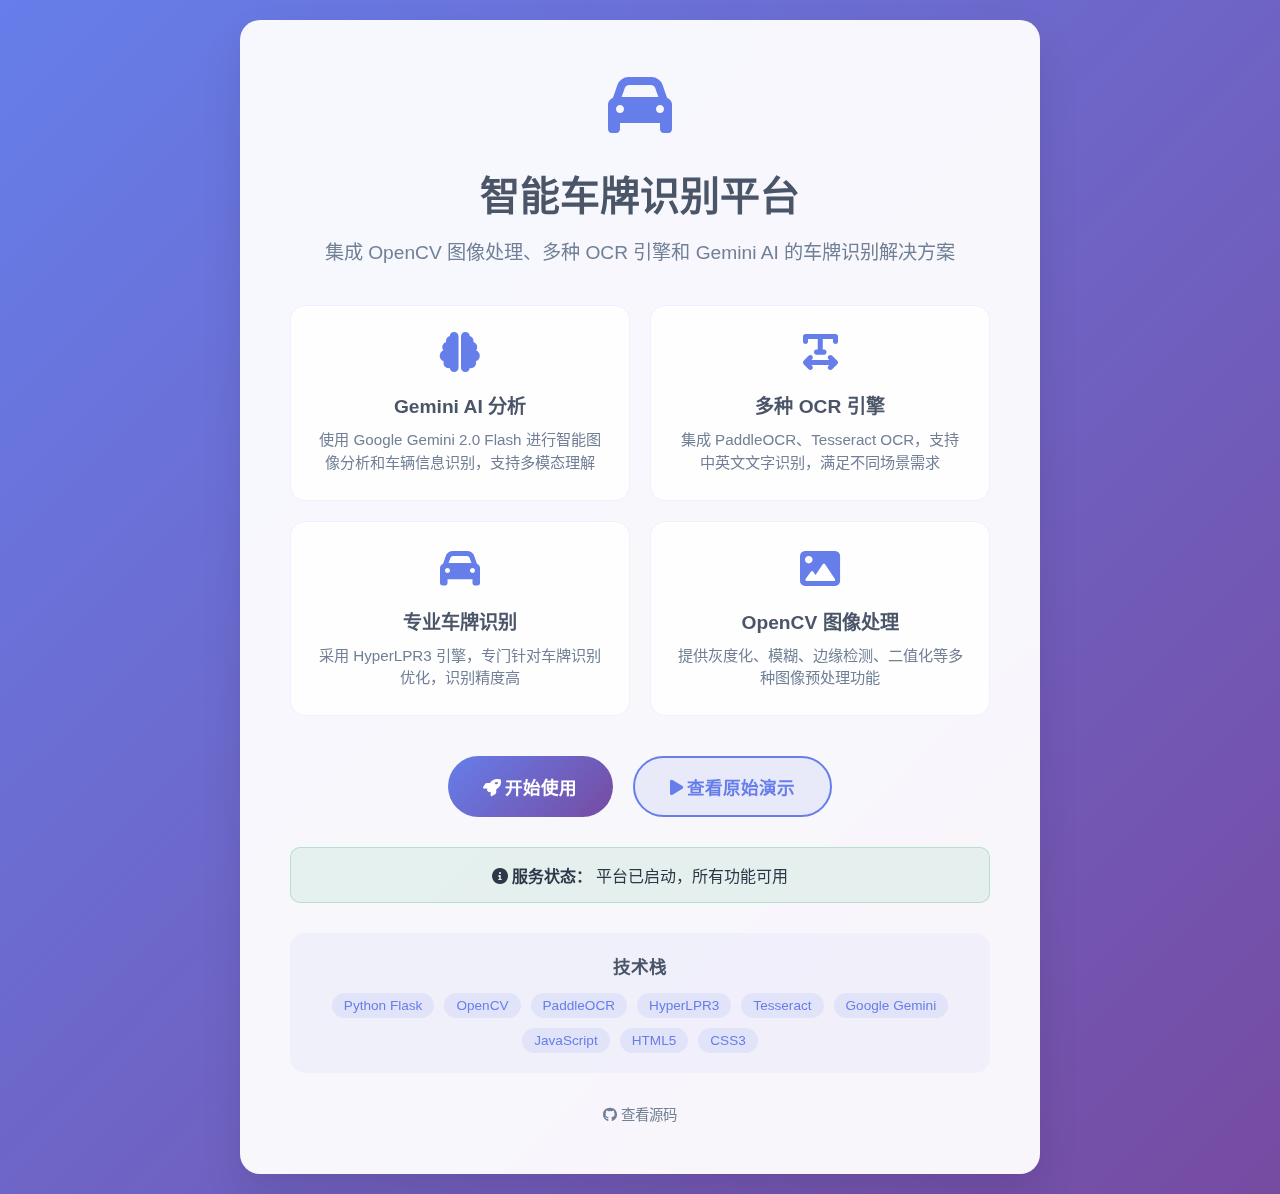
<file: web/home.html>
<!doctype html>
<html lang="zh-CN">

<head>
  <meta charset="UTF-8" />
  <meta name="viewport" content="width=device-width, initial-scale=1.0" />
  <title>智能车牌识别与图像处理平台</title>
  <link rel="stylesheet" href="https://cdnjs.cloudflare.com/ajax/libs/font-awesome/6.0.0/css/all.min.css">
  <style>
    * {
      margin: 0;
      padding: 0;
      box-sizing: border-box;
    }
    
    body {
      background: linear-gradient(135deg, #667eea 0%, #764ba2 100%);
      min-height: 100vh;
      display: flex;
      align-items: center;
      justify-content: center;
      font-family: 'Segoe UI', Tahoma, Geneva, Verdana, sans-serif;
      color: #333;
    }
    
    .landing-container {
      text-align: center;
      background: rgba(255, 255, 255, 0.95);
      border-radius: 20px;
      padding: 50px;
      box-shadow: 0 20px 40px rgba(0, 0, 0, 0.1);
      backdrop-filter: blur(10px);
      max-width: 800px;
      margin: 20px;
    }
    
    .logo {
      font-size: 4em;
      color: #667eea;
      margin-bottom: 20px;
    }
    
    .title {
      font-size: 2.5em;
      color: #4a5568;
      margin-bottom: 15px;
      font-weight: 700;
    }
    
    .subtitle {
      font-size: 1.2em;
      color: #718096;
      margin-bottom: 40px;
    }
    
    .features {
      display: grid;
      grid-template-columns: repeat(auto-fit, minmax(250px, 1fr));
      gap: 20px;
      margin-bottom: 40px;
    }
    
    .feature-card {
      background: rgba(255, 255, 255, 0.8);
      border-radius: 15px;
      padding: 25px;
      transition: transform 0.3s ease, box-shadow 0.3s ease;
      border: 1px solid rgba(102, 126, 234, 0.1);
    }
    
    .feature-card:hover {
      transform: translateY(-5px);
      box-shadow: 0 10px 25px rgba(0, 0, 0, 0.15);
    }
    
    .feature-icon {
      font-size: 2.5em;
      color: #667eea;
      margin-bottom: 15px;
    }
    
    .feature-title {
      font-size: 1.2em;
      font-weight: 600;
      color: #4a5568;
      margin-bottom: 10px;
    }
    
    .feature-desc {
      color: #718096;
      font-size: 0.95em;
      line-height: 1.5;
    }
    
    .buttons {
      display: flex;
      gap: 20px;
      justify-content: center;
      flex-wrap: wrap;
      margin-bottom: 30px;
    }
    
    .start-btn {
      background: linear-gradient(135deg, #667eea, #764ba2);
      color: white;
      border: none;
      padding: 18px 35px;
      font-size: 1.1em;
      font-weight: 600;
      border-radius: 50px;
      cursor: pointer;
      transition: all 0.3s ease;
      text-decoration: none;
      display: inline-block;
    }
    
    .start-btn:hover {
      transform: translateY(-3px);
      box-shadow: 0 10px 25px rgba(102, 126, 234, 0.3);
    }
    
    .demo-btn {
      background: rgba(102, 126, 234, 0.1);
      color: #667eea;
      border: 2px solid #667eea;
      padding: 16px 35px;
      font-size: 1.1em;
      font-weight: 600;
      border-radius: 50px;
      cursor: pointer;
      transition: all 0.3s ease;
      text-decoration: none;
      display: inline-block;
    }
    
    .demo-btn:hover {
      background: #667eea;
      color: white;
      transform: translateY(-3px);
      box-shadow: 0 10px 25px rgba(102, 126, 234, 0.3);
    }
    
    .github-link {
      color: #718096;
      text-decoration: none;
      font-size: 0.9em;
      transition: color 0.3s ease;
    }
    
    .github-link:hover {
      color: #667eea;
    }
    
    .status-info {
      background: rgba(72, 187, 120, 0.1);
      border: 1px solid rgba(72, 187, 120, 0.3);
      border-radius: 10px;
      padding: 15px;
      margin-top: 30px;
      color: #2d3748;
    }
    
    .tech-stack {
      margin-top: 30px;
      padding: 20px;
      background: rgba(102, 126, 234, 0.05);
      border-radius: 15px;
    }
    
    .tech-title {
      font-size: 1.1em;
      font-weight: 600;
      color: #4a5568;
      margin-bottom: 15px;
    }
    
    .tech-tags {
      display: flex;
      flex-wrap: wrap;
      gap: 10px;
      justify-content: center;
    }
    
    .tech-tag {
      background: rgba(102, 126, 234, 0.1);
      color: #667eea;
      padding: 5px 12px;
      border-radius: 20px;
      font-size: 0.85em;
      font-weight: 500;
    }
  </style>
</head>

<body>
  <div class="landing-container">
    <div class="logo">
      <i class="fas fa-car"></i>
    </div>
    
    <h1 class="title">智能车牌识别平台</h1>
    <p class="subtitle">集成 OpenCV 图像处理、多种 OCR 引擎和 Gemini AI 的车牌识别解决方案</p>
    
    <div class="features">
      <div class="feature-card">
        <div class="feature-icon">
          <i class="fas fa-brain"></i>
        </div>
        <div class="feature-title">Gemini AI 分析</div>
        <div class="feature-desc">使用 Google Gemini 2.0 Flash 进行智能图像分析和车辆信息识别，支持多模态理解</div>
      </div>
      
      <div class="feature-card">
        <div class="feature-icon">
          <i class="fas fa-text-width"></i>
        </div>
        <div class="feature-title">多种 OCR 引擎</div>
        <div class="feature-desc">集成 PaddleOCR、Tesseract OCR，支持中英文文字识别，满足不同场景需求</div>
      </div>
      
      <div class="feature-card">
        <div class="feature-icon">
          <i class="fas fa-car"></i>
        </div>
        <div class="feature-title">专业车牌识别</div>
        <div class="feature-desc">采用 HyperLPR3 引擎，专门针对车牌识别优化，识别精度高</div>
      </div>
      
      <div class="feature-card">
        <div class="feature-icon">
          <i class="fas fa-image"></i>
        </div>
        <div class="feature-title">OpenCV 图像处理</div>
        <div class="feature-desc">提供灰度化、模糊、边缘检测、二值化等多种图像预处理功能</div>
      </div>
    </div>
    
    <div class="buttons">
      <a href="/ocr" class="start-btn">
        <i class="fas fa-rocket"></i> 开始使用
      </a>
      
      <a href="/" class="demo-btn">
        <i class="fas fa-play"></i> 查看原始演示
      </a>
    </div>
    
    <div class="status-info">
      <i class="fas fa-info-circle"></i> 
      <strong>服务状态：</strong> 平台已启动，所有功能可用
    </div>
    
    <div class="tech-stack">
      <div class="tech-title">技术栈</div>
      <div class="tech-tags">
        <span class="tech-tag">Python Flask</span>
        <span class="tech-tag">OpenCV</span>
        <span class="tech-tag">PaddleOCR</span>
        <span class="tech-tag">HyperLPR3</span>
        <span class="tech-tag">Tesseract</span>
        <span class="tech-tag">Google Gemini</span>
        <span class="tech-tag">JavaScript</span>
        <span class="tech-tag">HTML5</span>
        <span class="tech-tag">CSS3</span>
      </div>
    </div>
    
    <div style="margin-top: 30px;">
      <a href="https://github.com/dandelionshade/lplaterecognition" class="github-link">
        <i class="fab fa-github"></i> 查看源码
      </a>
    </div>
  </div>
</body>

</html>
</file>
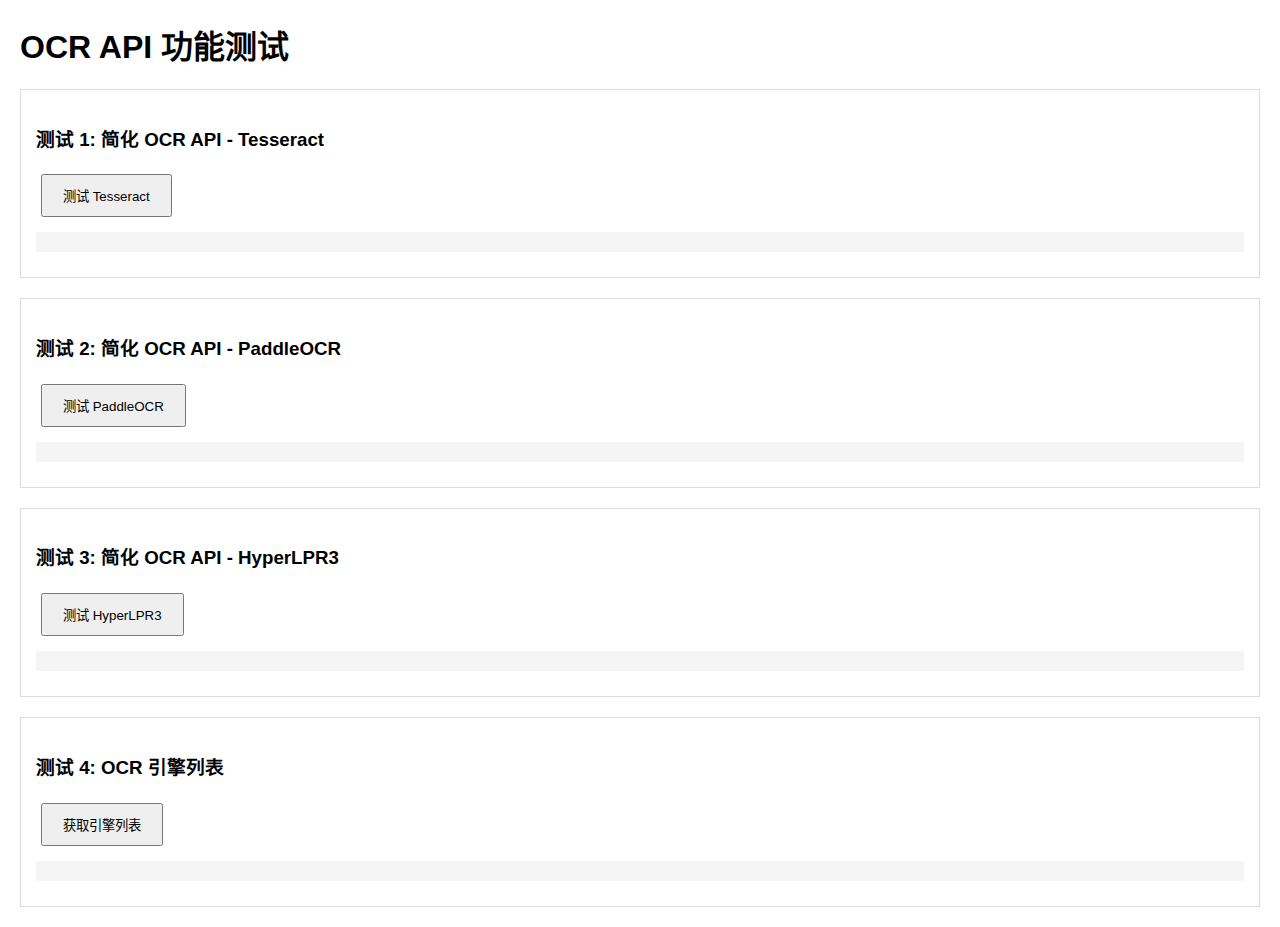
<file: web/test-ocr.html>
<!DOCTYPE html>
<html lang="zh-CN">
<head>
    <meta charset="UTF-8">
    <meta name="viewport" content="width=device-width, initial-scale=1.0">
    <title>OCR API 测试</title>
    <style>
        body { font-family: Arial, sans-serif; margin: 20px; }
        .test-section { margin: 20px 0; padding: 15px; border: 1px solid #ddd; }
        .result { margin: 10px 0; padding: 10px; background: #f5f5f5; }
        .success { background: #d4edda; border: 1px solid #c3e6cb; }
        .error { background: #f8d7da; border: 1px solid #f5c6cb; }
        button { padding: 10px 20px; margin: 5px; }
    </style>
</head>
<body>
    <h1>OCR API 功能测试</h1>
    
    <div class="test-section">
        <h3>测试 1: 简化 OCR API - Tesseract</h3>
        <button onclick="testOCRSimple('tesseract')">测试 Tesseract</button>
        <div id="result1" class="result"></div>
    </div>
    
    <div class="test-section">
        <h3>测试 2: 简化 OCR API - PaddleOCR</h3>
        <button onclick="testOCRSimple('paddleocr')">测试 PaddleOCR</button>
        <div id="result2" class="result"></div>
    </div>
    
    <div class="test-section">
        <h3>测试 3: 简化 OCR API - HyperLPR3</h3>
        <button onclick="testOCRSimple('hyperlpr3')">测试 HyperLPR3</button>
        <div id="result3" class="result"></div>
    </div>
    
    <div class="test-section">
        <h3>测试 4: OCR 引擎列表</h3>
        <button onclick="testOCREngines()">获取引擎列表</button>
        <div id="result4" class="result"></div>
    </div>

    <script>
        // 创建一个简单的测试图像（1x1像素的白色PNG）
        const testImage = "iVBORw0KGgoAAAANSUhEUgAAAAEAAAABCAYAAAAfFcSJAAAADUlEQVR42mNk+M9QDwADhgGAWjR9awAAAABJRU5ErkJggg==";
        
        async function testOCRSimple(engine) {
            const resultDiv = document.getElementById(`result${getTestNumber(engine)}`);
            resultDiv.innerHTML = "测试中...";
            resultDiv.className = "result";
            
            try {
                const response = await fetch('/api/ocr-simple', {
                    method: 'POST',
                    headers: {
                        'Content-Type': 'application/json'
                    },
                    body: JSON.stringify({
                        image: testImage,
                        engine: engine
                    })
                });
                
                const data = await response.json();
                
                if (response.ok) {
                    resultDiv.innerHTML = `
                        <strong>成功:</strong><br>
                        引擎: ${data.engine}<br>
                        可用: ${data.engine_available}<br>
                        识别文本: "${data.text}"<br>
                        响应: ${JSON.stringify(data, null, 2)}
                    `;
                    resultDiv.className = "result success";
                } else {
                    resultDiv.innerHTML = `<strong>错误:</strong> ${JSON.stringify(data, null, 2)}`;
                    resultDiv.className = "result error";
                }
            } catch (error) {
                resultDiv.innerHTML = `<strong>网络错误:</strong> ${error.message}`;
                resultDiv.className = "result error";
            }
        }
        
        async function testOCREngines() {
            const resultDiv = document.getElementById('result4');
            resultDiv.innerHTML = "获取中...";
            resultDiv.className = "result";
            
            try {
                const response = await fetch('/api/ocr-engines');
                const data = await response.json();
                
                if (response.ok) {
                    resultDiv.innerHTML = `
                        <strong>可用引擎:</strong><br>
                        ${JSON.stringify(data, null, 2)}
                    `;
                    resultDiv.className = "result success";
                } else {
                    resultDiv.innerHTML = `<strong>错误:</strong> ${JSON.stringify(data, null, 2)}`;
                    resultDiv.className = "result error";
                }
            } catch (error) {
                resultDiv.innerHTML = `<strong>网络错误:</strong> ${error.message}`;
                resultDiv.className = "result error";
            }
        }
        
        function getTestNumber(engine) {
            switch(engine) {
                case 'tesseract': return '1';
                case 'paddleocr': return '2'; 
                case 'hyperlpr3': return '3';
                default: return '1';
            }
        }
    </script>
</body>
</html>
</file>
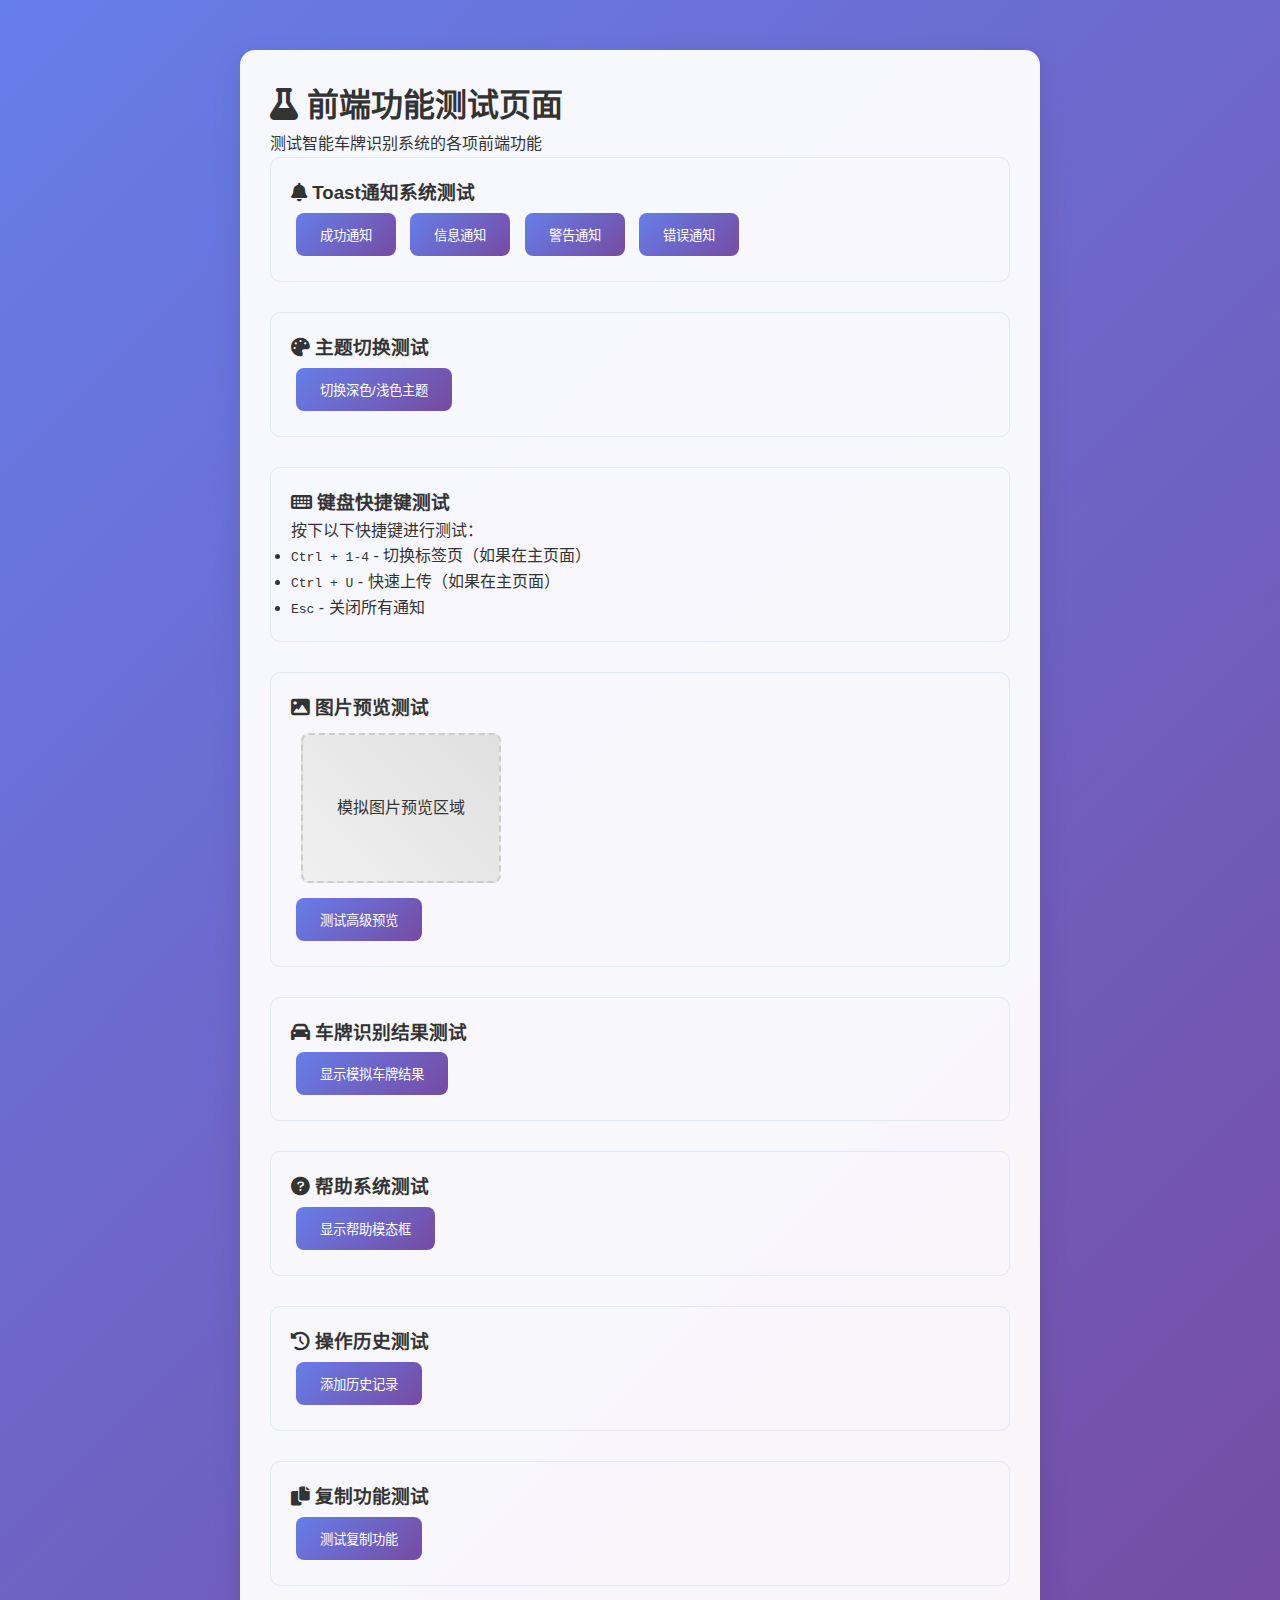
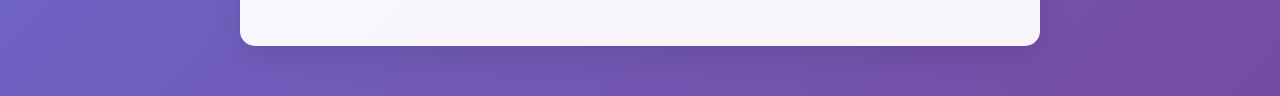
<file: web/test.html>
<!DOCTYPE html>
<html lang="zh-CN">
<head>
    <meta charset="UTF-8">
    <meta name="viewport" content="width=device-width, initial-scale=1.0">
    <title>功能测试页面</title>
    <link rel="stylesheet" href="ocr-style.css">
    <link rel="stylesheet" href="https://cdnjs.cloudflare.com/ajax/libs/font-awesome/6.0.0/css/all.min.css">
    <style>
        .test-container {
            max-width: 800px;
            margin: 50px auto;
            padding: 30px;
            background: rgba(255, 255, 255, 0.95);
            border-radius: 15px;
            box-shadow: 0 10px 30px rgba(0, 0, 0, 0.1);
        }
        
        .test-section {
            margin-bottom: 30px;
            padding: 20px;
            border: 1px solid #e2e8f0;
            border-radius: 10px;
        }
        
        .test-btn {
            background: linear-gradient(135deg, #667eea, #764ba2);
            color: white;
            border: none;
            padding: 12px 24px;
            border-radius: 8px;
            cursor: pointer;
            margin: 5px;
            transition: all 0.3s ease;
        }
        
        .test-btn:hover {
            transform: translateY(-2px);
            box-shadow: 0 8px 25px rgba(102, 126, 234, 0.3);
        }
        
        .demo-image {
            width: 200px;
            height: 150px;
            background: linear-gradient(45deg, #f0f0f0, #e0e0e0);
            border: 2px dashed #ccc;
            display: flex;
            align-items: center;
            justify-content: center;
            margin: 10px;
            border-radius: 8px;
        }
    </style>
</head>
<body>
    <div class="test-container">
        <h1><i class="fas fa-flask"></i> 前端功能测试页面</h1>
        <p>测试智能车牌识别系统的各项前端功能</p>
        
        <div class="test-section">
            <h3><i class="fas fa-bell"></i> Toast通知系统测试</h3>
            <button class="test-btn" onclick="testToast('success')">成功通知</button>
            <button class="test-btn" onclick="testToast('info')">信息通知</button>
            <button class="test-btn" onclick="testToast('warning')">警告通知</button>
            <button class="test-btn" onclick="testToast('error')">错误通知</button>
        </div>
        
        <div class="test-section">
            <h3><i class="fas fa-palette"></i> 主题切换测试</h3>
            <button class="test-btn" onclick="testTheme()">切换深色/浅色主题</button>
        </div>
        
        <div class="test-section">
            <h3><i class="fas fa-keyboard"></i> 键盘快捷键测试</h3>
            <p>按下以下快捷键进行测试：</p>
            <ul>
                <li><kbd>Ctrl + 1-4</kbd> - 切换标签页（如果在主页面）</li>
                <li><kbd>Ctrl + U</kbd> - 快速上传（如果在主页面）</li>
                <li><kbd>Esc</kbd> - 关闭所有通知</li>
            </ul>
        </div>
        
        <div class="test-section">
            <h3><i class="fas fa-image"></i> 图片预览测试</h3>
            <div class="demo-image">
                <span>模拟图片预览区域</span>
            </div>
            <button class="test-btn" onclick="testImagePreview()">测试高级预览</button>
        </div>
        
        <div class="test-section">
            <h3><i class="fas fa-car"></i> 车牌识别结果测试</h3>
            <button class="test-btn" onclick="testPlateResults()">显示模拟车牌结果</button>
        </div>
        
        <div class="test-section">
            <h3><i class="fas fa-question-circle"></i> 帮助系统测试</h3>
            <button class="test-btn" onclick="testHelpSystem()">显示帮助模态框</button>
        </div>
        
        <div class="test-section">
            <h3><i class="fas fa-history"></i> 操作历史测试</h3>
            <button class="test-btn" onclick="testHistory()">添加历史记录</button>
        </div>
        
        <div class="test-section">
            <h3><i class="fas fa-copy"></i> 复制功能测试</h3>
            <button class="test-btn" onclick="testCopy()">测试复制功能</button>
        </div>
    </div>
    
    <script type="module">
        // 导入主要功能
        import { showToast } from './ocr-main.js';
        
        // 全局测试函数
        window.testToast = function(type) {
            const messages = {
                success: '操作成功完成！',
                info: '这是一条信息提示',
                warning: '请注意检查相关设置',
                error: '操作失败，请重试'
            };
            
            showToast(messages[type], type, {
                actions: type === 'error' ? [
                    { label: '重试', onClick: () => console.log('重试操作') },
                    { label: '取消', onClick: () => console.log('取消操作') }
                ] : []
            });
        };
        
        window.testTheme = function() {
            document.body.classList.toggle('dark-theme');
            const isDark = document.body.classList.contains('dark-theme');
            showToast(`已切换到${isDark ? '深色' : '浅色'}主题`, 'info');
        };
        
        window.testImagePreview = function() {
            // 创建一个模拟的base64图片（1x1像素的透明PNG）
            const demoBase64 = 'iVBORw0KGgoAAAANSUhEUgAAAAEAAAABCAYAAAAfFcSJAAAADUlEQVR42mNk+M9QDwADhgGAWjR9awAAAABJRU5ErkJggg==';
            const container = document.querySelector('.demo-image');
            
            // 使用高级预览功能
            if (window.createAdvancedImagePreview) {
                window.createAdvancedImagePreview(container, demoBase64, '测试图片');
            } else {
                container.innerHTML = '<img src="data:image/png;base64,' + demoBase64 + '" alt="测试图片" style="max-width: 100%;">';
            }
            
            showToast('高级图片预览功能已激活', 'success');
        };
        
        window.testPlateResults = function() {
            // 模拟车牌识别结果
            const mockPlates = [
                {
                    plate_no: '京A12345',
                    confidence: 0.95,
                    box: [100, 50, 200, 100]
                },
                {
                    plate_no: '沪B67890',
                    confidence: 0.87,
                    box: [150, 80, 250, 130]
                }
            ];
            
            // 创建结果显示容器
            const resultContainer = document.createElement('div');
            resultContainer.style.cssText = `
                margin-top: 20px;
                padding: 20px;
                background: #f8f9fa;
                border-radius: 10px;
                border: 1px solid #e9ecef;
            `;
            
            document.querySelector('.test-section:nth-last-child(4)').appendChild(resultContainer);
            
            if (window.displayPlateResults) {
                window.displayPlateResults(mockPlates, resultContainer);
            } else {
                resultContainer.innerHTML = '<p>车牌识别结果显示功能未加载</p>';
            }
            
            showToast('已显示模拟车牌识别结果', 'success');
        };
        
        window.testHelpSystem = function() {
            if (window.showHelpModal) {
                window.showHelpModal();
            } else {
                showToast('帮助系统功能未加载', 'warning');
            }
        };
        
        window.testHistory = function() {
            if (window.addToHistory) {
                window.addToHistory('test', {
                    operation: '功能测试',
                    timestamp: new Date().toLocaleString()
                });
                showToast('已添加测试历史记录', 'info');
            } else {
                showToast('历史记录功能未加载', 'warning');
            }
        };
        
        window.testCopy = function() {
            const testText = '天津仁爱学院智能车牌识别系统测试文本';
            if (window.copyText) {
                window.copyText(testText, event.target);
            } else {
                navigator.clipboard.writeText(testText).then(() => {
                    showToast('测试文本已复制到剪贴板', 'success');
                }).catch(() => {
                    showToast('复制功能测试失败', 'error');
                });
            }
        };
        
        // 页面加载完成后的初始化
        document.addEventListener('DOMContentLoaded', () => {
            showToast('功能测试页面加载完成！点击各个按钮测试相应功能', 'info', {
                duration: 5000
            });
            
            // 测试键盘事件监听
            document.addEventListener('keydown', (e) => {
                if (e.key === 'Escape') {
                    showToast('ESC键测试成功 - 这个通知会被关闭', 'info');
                }
            });
        });
    </script>
</body>
</html>
</file>
<file: web/ocr-style.css>
/* 全局样式 */
* {
  margin: 0;
  padding: 0;
  box-sizing: border-box;
}

body {
  font-family: 'Segoe UI', Tahoma, Geneva, Verdana, sans-serif;
  background: linear-gradient(135deg, #667eea 0%, #764ba2 100%);
  min-height: 100vh;
  color: #333;
  line-height: 1.6;
}

.container {
  max-width: 1200px;
  margin: 0 auto;
  padding: 20px;
}

/* 头部样式 */
header {
  text-align: center;
  margin-bottom: 30px;
  background: rgba(255, 255, 255, 0.95);
  padding: 30px;
  border-radius: 15px;
  box-shadow: 0 10px 30px rgba(0, 0, 0, 0.1);
  backdrop-filter: blur(10px);
}

header h1 {
  color: #4a5568;
  font-size: 2.5em;
  margin-bottom: 10px;
  font-weight: 700;
}

header h1 i {
  color: #667eea;
  margin-right: 15px;
}

.subtitle {
  color: #718096;
  font-size: 1.1em;
  font-weight: 400;
}

/* 标签导航 */
.tab-nav {
  display: flex;
  background: rgba(255, 255, 255, 0.9);
  border-radius: 12px;
  padding: 8px;
  margin-bottom: 20px;
  box-shadow: 0 4px 15px rgba(0, 0, 0, 0.1);
  overflow-x: auto;
}

.tab-btn {
  flex: 1;
  padding: 15px 20px;
  border: none;
  background: transparent;
  color: #4a5568;
  font-size: 1em;
  font-weight: 600;
  border-radius: 8px;
  cursor: pointer;
  transition: all 0.3s ease;
  white-space: nowrap;
  min-width: 140px;
}

.tab-btn:hover {
  background: rgba(102, 126, 234, 0.1);
  color: #667eea;
}

.tab-btn.active {
  background: linear-gradient(135deg, #667eea, #764ba2);
  color: white;
  box-shadow: 0 4px 15px rgba(102, 126, 234, 0.3);
}

.tab-btn i {
  margin-right: 8px;
}

/* 标签内容 */
.tab-content {
  display: none;
}

.tab-content.active {
  display: block;
}

/* 面板样式 */
.panel {
  background: rgba(255, 255, 255, 0.95);
  border-radius: 15px;
  padding: 30px;
  box-shadow: 0 10px 30px rgba(0, 0, 0, 0.1);
  backdrop-filter: blur(10px);
}

.panel h3 {
  color: #4a5568;
  font-size: 1.5em;
  margin-bottom: 25px;
  padding-bottom: 15px;
  border-bottom: 2px solid #e2e8f0;
}

.panel h3 i {
  color: #667eea;
  margin-right: 10px;
}

/* 图像输入区域 */
.image-input-section {
  margin-bottom: 30px;
}

.image-picker {
  display: flex;
  gap: 15px;
  margin-bottom: 20px;
  flex-wrap: wrap;
}

.image-choice {
  position: relative;
  border-radius: 12px;
  overflow: hidden;
  cursor: pointer;
  transition: all 0.3s ease;
  flex: 1;
  min-width: 150px;
}

.image-choice:hover {
  transform: translateY(-5px);
  box-shadow: 0 8px 25px rgba(0, 0, 0, 0.15);
}

.image-choice input {
  position: absolute;
  opacity: 0;
  pointer-events: none;
}

.image-choice img {
  width: 100%;
  height: 120px;
  object-fit: cover;
  border-radius: 12px;
}

.image-choice:has(:checked)::after {
  content: '✓';
  position: absolute;
  top: 10px;
  right: 10px;
  background: #667eea;
  color: white;
  width: 25px;
  height: 25px;
  border-radius: 50%;
  display: flex;
  align-items: center;
  justify-content: center;
  font-weight: bold;
  font-size: 14px;
}

.image-choice:has(:checked) {
  box-shadow: 0 0 0 3px #667eea;
}

/* 上传按钮 */
.upload-section {
  text-align: center;
  margin: 20px 0;
}

.upload-btn {
  display: inline-block;
  padding: 15px 30px;
  background: linear-gradient(135deg, #667eea, #764ba2);
  color: white;
  border-radius: 10px;
  cursor: pointer;
  font-size: 1em;
  font-weight: 600;
  transition: all 0.3s ease;
  border: none;
}

.upload-btn:hover {
  transform: translateY(-2px);
  box-shadow: 0 8px 25px rgba(102, 126, 234, 0.3);
}

.upload-btn i {
  margin-right: 10px;
}

/* 图像预览 */
.image-preview {
  margin-top: 20px;
  text-align: center;
}

.image-preview img {
  max-width: 100%;
  max-height: 300px;
  border-radius: 10px;
  box-shadow: 0 4px 15px rgba(0, 0, 0, 0.1);
}

.image-container {
  display: grid;
  grid-template-columns: 1fr 1fr;
  gap: 20px;
  margin-top: 20px;
}

.image-box {
  text-align: center;
}

.image-box h5 {
  color: #4a5568;
  margin-bottom: 10px;
  font-size: 1.1em;
}

/* 提示输入区域 */
.prompt-section {
  margin-bottom: 30px;
}

.prompt-section label {
  display: block;
  color: #4a5568;
  font-weight: 600;
  margin-bottom: 10px;
}

.prompt-section input {
  width: 100%;
  padding: 15px;
  border: 2px solid #e2e8f0;
  border-radius: 10px;
  font-size: 1em;
  margin-bottom: 15px;
  transition: border-color 0.3s ease;
}

.prompt-section input:focus {
  outline: none;
  border-color: #667eea;
  box-shadow: 0 0 0 3px rgba(102, 126, 234, 0.1);
}

/* 引擎选择 */
.engine-selection {
  margin-bottom: 30px;
}

.engine-selection label {
  display: block;
  color: #4a5568;
  font-weight: 600;
  margin-bottom: 15px;
}

.engine-options {
  display: flex;
  gap: 20px;
  margin-bottom: 20px;
  flex-wrap: wrap;
}

.engine-option {
  display: flex;
  align-items: center;
  padding: 12px 20px;
  background: #f7fafc;
  border: 2px solid #e2e8f0;
  border-radius: 10px;
  cursor: pointer;
  transition: all 0.3s ease;
}

.engine-option:hover {
  border-color: #667eea;
  background: rgba(102, 126, 234, 0.05);
}

.engine-option input {
  margin-right: 10px;
}

.engine-option input:checked + span {
  color: #667eea;
  font-weight: 600;
}

/* 操作按钮 */
.action-btn {
  padding: 15px 30px;
  background: linear-gradient(135deg, #48bb78, #38a169);
  color: white;
  border: none;
  border-radius: 10px;
  font-size: 1em;
  font-weight: 600;
  cursor: pointer;
  transition: all 0.3s ease;
}

.action-btn:hover:not(:disabled) {
  transform: translateY(-2px);
  box-shadow: 0 8px 25px rgba(72, 187, 120, 0.3);
}

.action-btn:disabled {
  background: #a0aec0;
  cursor: not-allowed;
  transform: none;
  box-shadow: none;
}

.action-btn i {
  margin-right: 10px;
}

.action-section {
  text-align: center;
  margin-bottom: 30px;
}

/* 图像处理操作 */
.processing-options {
  margin-bottom: 30px;
}

.processing-options label {
  display: block;
  color: #4a5568;
  font-weight: 600;
  margin-bottom: 15px;
}

.operation-grid {
  display: grid;
  grid-template-columns: repeat(auto-fit, minmax(150px, 1fr));
  gap: 15px;
  margin-bottom: 20px;
}

.operation-btn {
  padding: 15px;
  background: #f7fafc;
  border: 2px solid #e2e8f0;
  border-radius: 10px;
  cursor: pointer;
  transition: all 0.3s ease;
  font-size: 0.9em;
  font-weight: 600;
  color: #4a5568;
}

.operation-btn:hover {
  border-color: #667eea;
  background: rgba(102, 126, 234, 0.05);
  color: #667eea;
  transform: translateY(-2px);
}

.operation-btn.active {
  background: linear-gradient(135deg, #667eea, #764ba2);
  color: white;
  border-color: #667eea;
}

.operation-btn i {
  display: block;
  font-size: 1.5em;
  margin-bottom: 8px;
}

/* 结果区域 */
.result-section {
  margin-top: 30px;
}

.result-section h4 {
  color: #4a5568;
  font-size: 1.2em;
  margin-bottom: 15px;
}

.result-box {
  background: #f7fafc;
  border: 2px solid #e2e8f0;
  border-radius: 10px;
  padding: 20px;
  min-height: 100px;
  max-height: 400px;
  overflow-y: auto;
  color: #4a5568;
  line-height: 1.6;
}

.result-box.loading {
  text-align: center;
  color: #667eea;
}

.result-box.error {
  border-color: #fc8181;
  background: #fed7d7;
  color: #e53e3e;
}

.result-box.success {
  border-color: #68d391;
  background: #c6f6d5;
  color: #276749;
}

/* 状态面板 */
.status-panel {
  position: fixed;
  top: 20px;
  right: 20px;
  background: rgba(255, 255, 255, 0.95);
  border-radius: 10px;
  padding: 15px;
  min-width: 200px;
  box-shadow: 0 4px 15px rgba(0, 0, 0, 0.1);
  backdrop-filter: blur(10px);
  z-index: 1000;
}

.status-panel h4 {
  color: #4a5568;
  font-size: 1em;
  margin-bottom: 10px;
}

.status-panel h4 i {
  color: #667eea;
  margin-right: 8px;
}

.engine-status {
  display: flex;
  align-items: center;
  margin-bottom: 8px;
  font-size: 0.9em;
}

.engine-status i {
  margin-right: 8px;
  width: 12px;
}

.status-available {
  color: #48bb78;
}

.status-unavailable {
  color: #e53e3e;
}

/* 底部 */
footer {
  text-align: center;
  margin-top: 40px;
  padding: 20px;
  color: rgba(255, 255, 255, 0.8);
  font-size: 0.9em;
}

/* 响应式设计 */
@media (max-width: 768px) {
  .container {
    padding: 10px;
  }
  
  header h1 {
    font-size: 2em;
  }
  
  .tab-nav {
    flex-direction: column;
  }
  
  .tab-btn {
    margin-bottom: 8px;
  }
  
  .image-picker {
    flex-direction: column;
  }
  
  .image-container {
    grid-template-columns: 1fr;
  }
  
  .operation-grid {
    grid-template-columns: repeat(2, 1fr);
  }
  
  .status-panel {
    position: relative;
    top: auto;
    right: auto;
    margin-top: 20px;
  }
  
  .engine-options {
    flex-direction: column;
  }
}

@media (max-width: 480px) {
  header {
    padding: 20px;
  }
  
  header h1 {
    font-size: 1.8em;
  }
  
  .subtitle {
    font-size: 1em;
  }
  
  .plate-result-item {
    padding: 15px;
  }
  
  .ocr-text-item {
    padding: 12px;
  }
  
  .result-stats {
    grid-template-columns: 1fr;
  }
}

/* 新增交互功能样式 */

/* 欢迎动画样式 */
.welcome-animation {
  backdrop-filter: blur(10px);
}

/* 深色主题样式 */
body.dark-theme {
  background: linear-gradient(135deg, #2d3748 0%, #4a5568 100%);
  color: #e2e8f0;
}

body.dark-theme .container {
  background: rgba(45, 55, 72, 0.95);
}

body.dark-theme header {
  background: rgba(26, 32, 44, 0.95);
  color: #e2e8f0;
}

body.dark-theme header h1 {
  color: #e2e8f0;
}

body.dark-theme .tab-container {
  background: rgba(26, 32, 44, 0.95);
}

body.dark-theme .tab-btn {
  background: rgba(45, 55, 72, 0.8);
  color: #cbd5e0;
}

body.dark-theme .tab-btn.active {
  background: linear-gradient(135deg, #667eea, #764ba2);
  color: white;
}

body.dark-theme .tab-content {
  background: rgba(26, 32, 44, 0.95);
}

body.dark-theme .upload-section {
  background: rgba(45, 55, 72, 0.8);
  border-color: rgba(102, 126, 234, 0.3);
}

body.dark-theme .result-box {
  background: rgba(45, 55, 72, 0.8);
  color: #e2e8f0;
}

/* 拖拽上传样式增强 */
.drag-over {
  border-color: #667eea !important;
  background: rgba(102, 126, 234, 0.1) !important;
  transform: scale(1.02);
  box-shadow: 0 8px 25px rgba(102, 126, 234, 0.3);
}

.upload-section {
  transition: all 0.3s cubic-bezier(0.4, 0, 0.2, 1);
  position: relative;
  overflow: hidden;
}

.upload-section::before {
  content: '';
  position: absolute;
  top: -50%;
  left: -50%;
  width: 200%;
  height: 200%;
  background: linear-gradient(45deg, transparent, rgba(102, 126, 234, 0.1), transparent);
  transition: transform 0.6s ease;
  transform: translateX(-100%) translateY(-100%) rotate(45deg);
  pointer-events: none;
}

.upload-section.drag-over::before {
  transform: translateX(0) translateY(0) rotate(45deg);
}

/* 加载和进度动画 */
@keyframes enhanced-spin {
  0% { transform: rotate(0deg); }
  100% { transform: rotate(360deg); }
}

@keyframes pulse-glow {
  0%, 100% { 
    box-shadow: 0 0 5px rgba(102, 126, 234, 0.5);
    transform: scale(1);
  }
  50% { 
    box-shadow: 0 0 20px rgba(102, 126, 234, 0.8);
    transform: scale(1.05);
  }
}

@keyframes gradient-shift {
  0% { background-position: 0% 50%; }
  50% { background-position: 100% 50%; }
  100% { background-position: 0% 50%; }
}

.loading-spinner {
  display: inline-block;
  width: 20px;
  height: 20px;
  border: 3px solid #e2e8f0;
  border-radius: 50%;
  border-top-color: #667eea;
  animation: enhanced-spin 1s ease-in-out infinite;
  margin-right: 10px;
}

.loading-spinner.large {
  width: 40px;
  height: 40px;
  border-width: 4px;
}

/* Toast通知样式 */
.toast {
  font-family: 'Inter', 'Segoe UI', sans-serif;
}

.toast-success {
  background: linear-gradient(135deg, #48bb78, #38a169);
}

.toast-info {
  background: linear-gradient(135deg, #667eea, #764ba2);
}

.toast-warning {
  background: linear-gradient(135deg, #ed8936, #dd6b20);
}

.toast-error {
  background: linear-gradient(135deg, #e53e3e, #c53030);
}

/* 高级预览样式 */
.advanced-preview img {
  transition: all 0.3s cubic-bezier(0.4, 0, 0.2, 1);
}

.advanced-preview:hover img {
  transform: scale(1.02);
}

.preview-controls button:hover {
  background: rgba(255, 255, 255, 0.3) !important;
  transform: translateY(-1px);
}

/* 车牌结果样式增强 */
.plate-result-item {
  background: linear-gradient(135deg, #f8faff 0%, #e6f3ff 100%);
  border: 1px solid rgba(102, 126, 234, 0.2);
  transition: all 0.3s ease;
}

.plate-result-item:hover {
  transform: translateY(-5px);
  box-shadow: 0 8px 25px rgba(102, 126, 234, 0.2);
}

.confidence-display.high {
  color: #48bb78;
}

.confidence-display.medium {
  color: #ed8936;
}

.confidence-display.low {
  color: #e53e3e;
}

/* OCR结果样式增强 */
.ocr-text-item {
  transition: all 0.3s cubic-bezier(0.4, 0, 0.2, 1);
  border: 1px solid rgba(102, 126, 234, 0.1);
}

.ocr-text-item:hover {
  transform: translateY(-3px);
  box-shadow: 0 8px 20px rgba(102, 126, 234, 0.15);
  border-color: rgba(102, 126, 234, 0.3);
}

.ocr-confidence.high {
  background: rgba(72, 187, 120, 0.1);
  color: #48bb78;
  border: 1px solid rgba(72, 187, 120, 0.3);
}

.ocr-confidence.medium {
  background: rgba(237, 137, 54, 0.1);
  color: #ed8936;
  border: 1px solid rgba(237, 137, 54, 0.3);
}

.ocr-confidence.low {
  background: rgba(229, 62, 62, 0.1);
  color: #e53e3e;
  border: 1px solid rgba(229, 62, 62, 0.3);
}

/* 引擎状态样式 */
.engine-status {
  transition: all 0.3s ease;
  border: 1px solid transparent;
}

.engine-status:hover {
  background: rgba(102, 126, 234, 0.1) !important;
  border-color: rgba(102, 126, 234, 0.3);
  transform: translateX(5px);
}

.status-available {
  color: #48bb78;
  animation: pulse-glow 2s infinite;
}

.status-unavailable {
  color: #e53e3e;
}

/* 按钮增强样式 */
.action-btn, .operation-btn {
  transition: all 0.3s cubic-bezier(0.4, 0, 0.2, 1);
  position: relative;
  overflow: hidden;
}

.action-btn::before, .operation-btn::before {
  content: '';
  position: absolute;
  top: 50%;
  left: 50%;
  width: 0;
  height: 0;
  background: rgba(255, 255, 255, 0.2);
  border-radius: 50%;
  transform: translate(-50%, -50%);
  transition: width 0.3s ease, height 0.3s ease;
}

.action-btn:hover::before, .operation-btn:hover::before {
  width: 200%;
  height: 200%;
}

.action-btn:hover, .operation-btn:hover {
  transform: translateY(-2px);
  box-shadow: 0 8px 25px rgba(0, 0, 0, 0.2);
}

.action-btn:active, .operation-btn:active {
  transform: translateY(0);
  box-shadow: 0 4px 15px rgba(0, 0, 0, 0.2);
}

/* 3D效果增强 */
.tab-btn {
  transition: all 0.3s cubic-bezier(0.4, 0, 0.2, 1);
  transform-style: preserve-3d;
}

.tab-btn:hover {
  transform: translateY(-3px) rotateX(5deg);
  box-shadow: 0 10px 20px rgba(0, 0, 0, 0.1);
}

.tab-btn.active {
  transform: translateY(-2px);
  box-shadow: 0 8px 15px rgba(102, 126, 234, 0.3);
}

/* 流体动画 */
.upload-section, .result-box, .tab-content {
  background-size: 400% 400%;
  animation: gradient-shift 8s ease infinite;
}

/* 改进的滚动条 */
::-webkit-scrollbar {
  width: 8px;
  height: 8px;
}

::-webkit-scrollbar-track {
  background: rgba(0, 0, 0, 0.1);
  border-radius: 4px;
}

::-webkit-scrollbar-thumb {
  background: linear-gradient(135deg, #667eea, #764ba2);
  border-radius: 4px;
  transition: background 0.3s ease;
}

::-webkit-scrollbar-thumb:hover {
  background: linear-gradient(135deg, #5a67d8, #6b46c1);
}

/* 响应式增强 */
@media (max-width: 768px) {
  .container {
    padding: 10px;
  }
  
  header h1 {
    font-size: 2em;
  }
  
  .tab-container {
    padding: 15px;
  }
  
  .tab-buttons {
    flex-direction: column;
    gap: 10px;
  }
  
  .tab-btn {
    width: 100%;
    padding: 15px;
  }
  
  .advanced-preview {
    margin: 10px 0;
  }
  
  .toast {
    max-width: calc(100vw - 40px);
    min-width: calc(100vw - 40px);
  }
  
  .help-content {
    padding: 15px;
  }
  
  .shortcuts-grid {
    grid-template-columns: 1fr;
  }
}

@media (max-width: 480px) {
  header {
    padding: 20px;
  }
  
  header h1 {
    font-size: 1.8em;
  }
  
  .subtitle {
    font-size: 1em;
  }
  
  .plate-result-item {
    padding: 15px;
  }
  
  .ocr-text-item {
    padding: 12px;
  }
  
  .result-stats {
    grid-template-columns: 1fr;
  }
}

/* 高对比度模式支持 */
@media (prefers-contrast: high) {
  .tab-btn {
    border: 2px solid;
  }
  
  .upload-section {
    border-width: 3px;
  }
  
  .result-box {
    border: 2px solid #4a5568;
  }
}

/* 减少动画偏好支持 */
@media (prefers-reduced-motion: reduce) {
  * {
    animation-duration: 0.01ms !important;
    animation-iteration-count: 1 !important;
    transition-duration: 0.01ms !important;
    scroll-behavior: auto !important;
  }
}

/* 打印样式 */
@media print {
  body {
    background: white;
    color: black;
  }
  
  .container {
    max-width: none;
    padding: 0;
  }
  
  .tab-buttons, .upload-section, .action-btn {
    display: none;
  }
  
  .result-box {
    border: 1px solid #ccc;
    background: white;
    page-break-inside: avoid;
  }
}

/* 焦点样式增强 */
.tab-btn:focus,
.action-btn:focus,
.operation-btn:focus,
input[type="file"]:focus + label {
  outline: 3px solid rgba(102, 126, 234, 0.5);
  outline-offset: 2px;
}

/* 选择状态增强 */
::selection {
  background: rgba(102, 126, 234, 0.3);
  color: #2d3748;
}

::-moz-selection {
  background: rgba(102, 126, 234, 0.3);
  color: #2d3748;
}

/* 图片加载占位符 */
.image-placeholder {
  background: linear-gradient(90deg, #f0f0f0 25%, #e0e0e0 50%, #f0f0f0 75%);
  background-size: 200% 100%;
  animation: loading-shimmer 2s infinite;
}

@keyframes loading-shimmer {
  0% { background-position: -200% 0; }
  100% { background-position: 200% 0; }
}

/* 错误状态样式 */
.error-state {
  color: #e53e3e;
  background: rgba(229, 62, 62, 0.1);
  border-color: rgba(229, 62, 62, 0.3);
}

.success-state {
  color: #48bb78;
  background: rgba(72, 187, 120, 0.1);
  border-color: rgba(72, 187, 120, 0.3);
}

.warning-state {
  color: #ed8936;
  background: rgba(237, 137, 54, 0.1);
  border-color: rgba(237, 137, 54, 0.3);
}

/* 详细OCR结果样式 */
.ocr-result-detailed, .plate-result-detailed {
  padding: 20px;
  background: #fff;
  border-radius: 10px;
  box-shadow: 0 4px 6px rgba(0, 0, 0, 0.1);
}

.result-header {
  display: flex;
  justify-content: space-between;
  align-items: center;
  margin-bottom: 20px;
  padding-bottom: 15px;
  border-bottom: 2px solid #e2e8f0;
}

.result-header h4 {
  margin: 0;
  color: #2d3748;
  font-size: 1.3em;
}

.engine-badge {
  padding: 6px 12px;
  border-radius: 20px;
  font-size: 0.9em;
  font-weight: 600;
  color: white;
}

.engine-badge.hyperlpr3 { background: #48bb78; }
.engine-badge.paddleocr { background: #4299e1; }
.engine-badge.easyocr { background: #ed8936; }
.engine-badge.tesseract { background: #9f7aea; }
.engine-badge.fallback { background: #f56565; }
.engine-badge.hyperlpr3-low { background: #ecc94b; color: #2d3748; }

.main-result {
  margin-bottom: 20px;
  padding: 15px;
  background: #f7fafc;
  border-radius: 8px;
  border-left: 4px solid #48bb78;
}

.result-label {
  font-weight: 600;
  color: #4a5568;
  margin-bottom: 8px;
}

.recognized-text, .recognized-plate {
  font-size: 1.4em;
  font-weight: 700;
  padding: 10px;
  border-radius: 6px;
  margin-bottom: 10px;
}

.confidence-high { 
  background: #c6f6d5; 
  color: #22543d; 
  border: 1px solid #9ae6b4;
}

.confidence-medium { 
  background: #faf089; 
  color: #744210; 
  border: 1px solid #f6e05e;
}

.confidence-low { 
  background: #fed7d7; 
  color: #742a2a; 
  border: 1px solid #fc8181;
}

.confidence-info {
  display: flex;
  align-items: center;
  gap: 10px;
}

.confidence-bar {
  flex: 1;
  height: 8px;
  background: #e2e8f0;
  border-radius: 4px;
  overflow: hidden;
}

.confidence-fill {
  height: 100%;
  background: linear-gradient(90deg, #f56565 0%, #ecc94b 50%, #48bb78 100%);
  border-radius: 4px;
  transition: width 0.3s ease;
}

.confidence-text {
  font-weight: 600;
  color: #4a5568;
  min-width: 100px;
}

.result-warning {
  display: flex;
  align-items: center;
  gap: 10px;
  padding: 12px;
  background: #fef5e7;
  border: 1px solid #f6ad55;
  border-radius: 6px;
  margin-bottom: 15px;
}

.warning-icon {
  font-size: 1.2em;
}

.warning-text {
  color: #744210;
  font-weight: 500;
}

.low-confidence-section {
  margin-bottom: 20px;
  padding: 15px;
  background: #edf2f7;
  border-radius: 8px;
  border-left: 4px solid #ecc94b;
}

.section-title {
  font-weight: 600;
  color: #2d3748;
  margin-bottom: 12px;
  font-size: 1.1em;
}

.candidates-list, .texts-list, .plates-list {
  margin-bottom: 12px;
}

.candidate-item, .text-item, .plate-item {
  display: flex;
  align-items: center;
  gap: 8px;
  padding: 8px 12px;
  background: white;
  border-radius: 6px;
  margin-bottom: 6px;
  border: 1px solid #e2e8f0;
}

.highest-candidate {
  border: 2px solid #48bb78 !important;
  background: #f0fff4 !important;
}

.candidate-number, .item-number, .plate-number {
  font-weight: 600;
  color: #4a5568;
  min-width: 20px;
}

.candidate-text, .item-text, .plate-text {
  flex: 1;
  font-weight: 600;
  color: #2d3748;
}

.candidate-confidence, .item-confidence, .plate-confidence {
  color: #718096;
  font-size: 0.9em;
}

.best-candidate {
  background: #48bb78;
  color: white;
  padding: 2px 8px;
  border-radius: 10px;
  font-size: 0.8em;
  font-weight: 600;
}

.high-confidence {
  border-left: 3px solid #48bb78;
}

.low-confidence {
  border-left: 3px solid #ecc94b;
}

.suggestion-text {
  color: #4a5568;
  font-style: italic;
  padding: 8px;
  background: #e6fffa;
  border-radius: 4px;
  margin-top: 8px;
}

.quality-analysis {
  margin-bottom: 20px;
  padding: 15px;
  background: #f7fafc;
  border-radius: 8px;
  border-left: 4px solid #4299e1;
}

.quality-score {
  display: flex;
  align-items: center;
  gap: 10px;
  margin-bottom: 12px;
}

.score-label {
  font-weight: 600;
  color: #4a5568;
}

.score-value {
  font-weight: 700;
  font-size: 1.2em;
  padding: 4px 12px;
  border-radius: 6px;
}

.quality-excellent { background: #c6f6d5; color: #22543d; }
.quality-good { background: #bee3f8; color: #2a4365; }
.quality-fair { background: #faf089; color: #744210; }
.quality-poor { background: #fed7d7; color: #742a2a; }

.suggestions-title {
  font-weight: 600;
  color: #4a5568;
  margin-bottom: 8px;
}

.suggestions-list {
  margin-left: 20px;
}

.suggestions-list li {
  color: #4a5568;
  margin-bottom: 4px;
}

.format-info {
  display: flex;
  align-items: center;
  gap: 8px;
  padding: 10px;
  border-radius: 6px;
  margin-bottom: 15px;
}

.format-matched {
  background: #c6f6d5;
  border: 1px solid #9ae6b4;
}

.format-unmatched {
  background: #faf089;
  border: 1px solid #f6e05e;
}

.format-icon {
  font-size: 1.1em;
}

.format-text {
  font-weight: 600;
  color: #2d3748;
}

.no-results {
  text-align: center;
  padding: 30px;
  color: #718096;
}

.no-results-icon {
  font-size: 3em;
  margin-bottom: 15px;
}

.no-results-text {
  font-size: 1.2em;
  font-weight: 600;
  margin-bottom: 8px;
}

.no-results-suggestion {
  font-style: italic;
}

.result-footer {
  display: flex;
  justify-content: space-between;
  align-items: center;
  padding-top: 15px;
  border-top: 1px solid #e2e8f0;
  font-size: 0.9em;
  color: #718096;
}

.multiple-plates, .detailed-results {
  margin-bottom: 20px;
  padding: 15px;
  background: #f7fafc;
  border-radius: 8px;
  border-left: 4px solid #9f7aea;
}

/* EasyOCR 和备用引擎特殊样式 */
.engine-status-info {
  display: flex;
  align-items: center;
  margin-bottom: 20px;
  padding: 15px;
  background: rgba(237, 137, 54, 0.1);
  border-radius: 8px;
  border-left: 4px solid #ed8936;
}

.engine-status-icon {
  font-size: 1.5em;
  margin-right: 12px;
  color: #ed8936;
}

.engine-status-text strong {
  color: #2d3748;
  display: block;
  margin-bottom: 4px;
}

.engine-status-text small {
  color: #718096;
  font-size: 0.9em;
}

.easyocr-result {
  border-left: 4px solid #ed8936;
  background: rgba(237, 137, 54, 0.05);
}

.result-text-highlight {
  font-weight: bold;
  color: #2d3748;
}

.easyocr-badge {
  display: inline-block;
  background: #ed8936;
  color: white;
  padding: 2px 8px;
  border-radius: 12px;
  font-size: 0.75em;
  margin-left: 8px;
  font-weight: 600;
}

.plate-detection-success {
  display: flex;
  align-items: center;
  margin-top: 15px;
  padding: 12px;
  background: rgba(72, 187, 120, 0.1);
  border-radius: 8px;
  border-left: 4px solid #48bb78;
}

.success-icon {
  font-size: 1.3em;
  margin-right: 10px;
  color: #48bb78;
}

.success-text strong {
  color: #2d3748;
  display: block;
}

.success-text small {
  color: #718096;
  font-size: 0.9em;
}

.easyocr-segments {
  margin-bottom: 20px;
  padding: 15px;
  background: #fef5e7;
  border-radius: 8px;
  border-left: 4px solid #ed8936;
}

.segments-list {
  margin-bottom: 10px;
}

.segment-item {
  display: flex;
  align-items: center;
  padding: 8px 0;
  border-bottom: 1px solid rgba(237, 137, 54, 0.1);
}

.segment-item:last-child {
  border-bottom: none;
}

.segment-number {
  font-weight: bold;
  margin-right: 8px;
  color: #ed8936;
  min-width: 20px;
}

.segment-text {
  flex: 1;
  font-weight: 600;
  color: #2d3748;
}

.segment-confidence {
  font-size: 0.9em;
  color: #718096;
  font-weight: 500;
}

.segment-item.high-confidence .segment-text {
  color: #48bb78;
}

.segment-item.medium-confidence .segment-text {
  color: #ed8936;
}

.segment-item.low-confidence .segment-text {
  color: #e53e3e;
}

.merge-info {
  text-align: center;
  padding-top: 10px;
  border-top: 1px solid rgba(237, 137, 54, 0.2);
  color: #718096;
}
</file>
